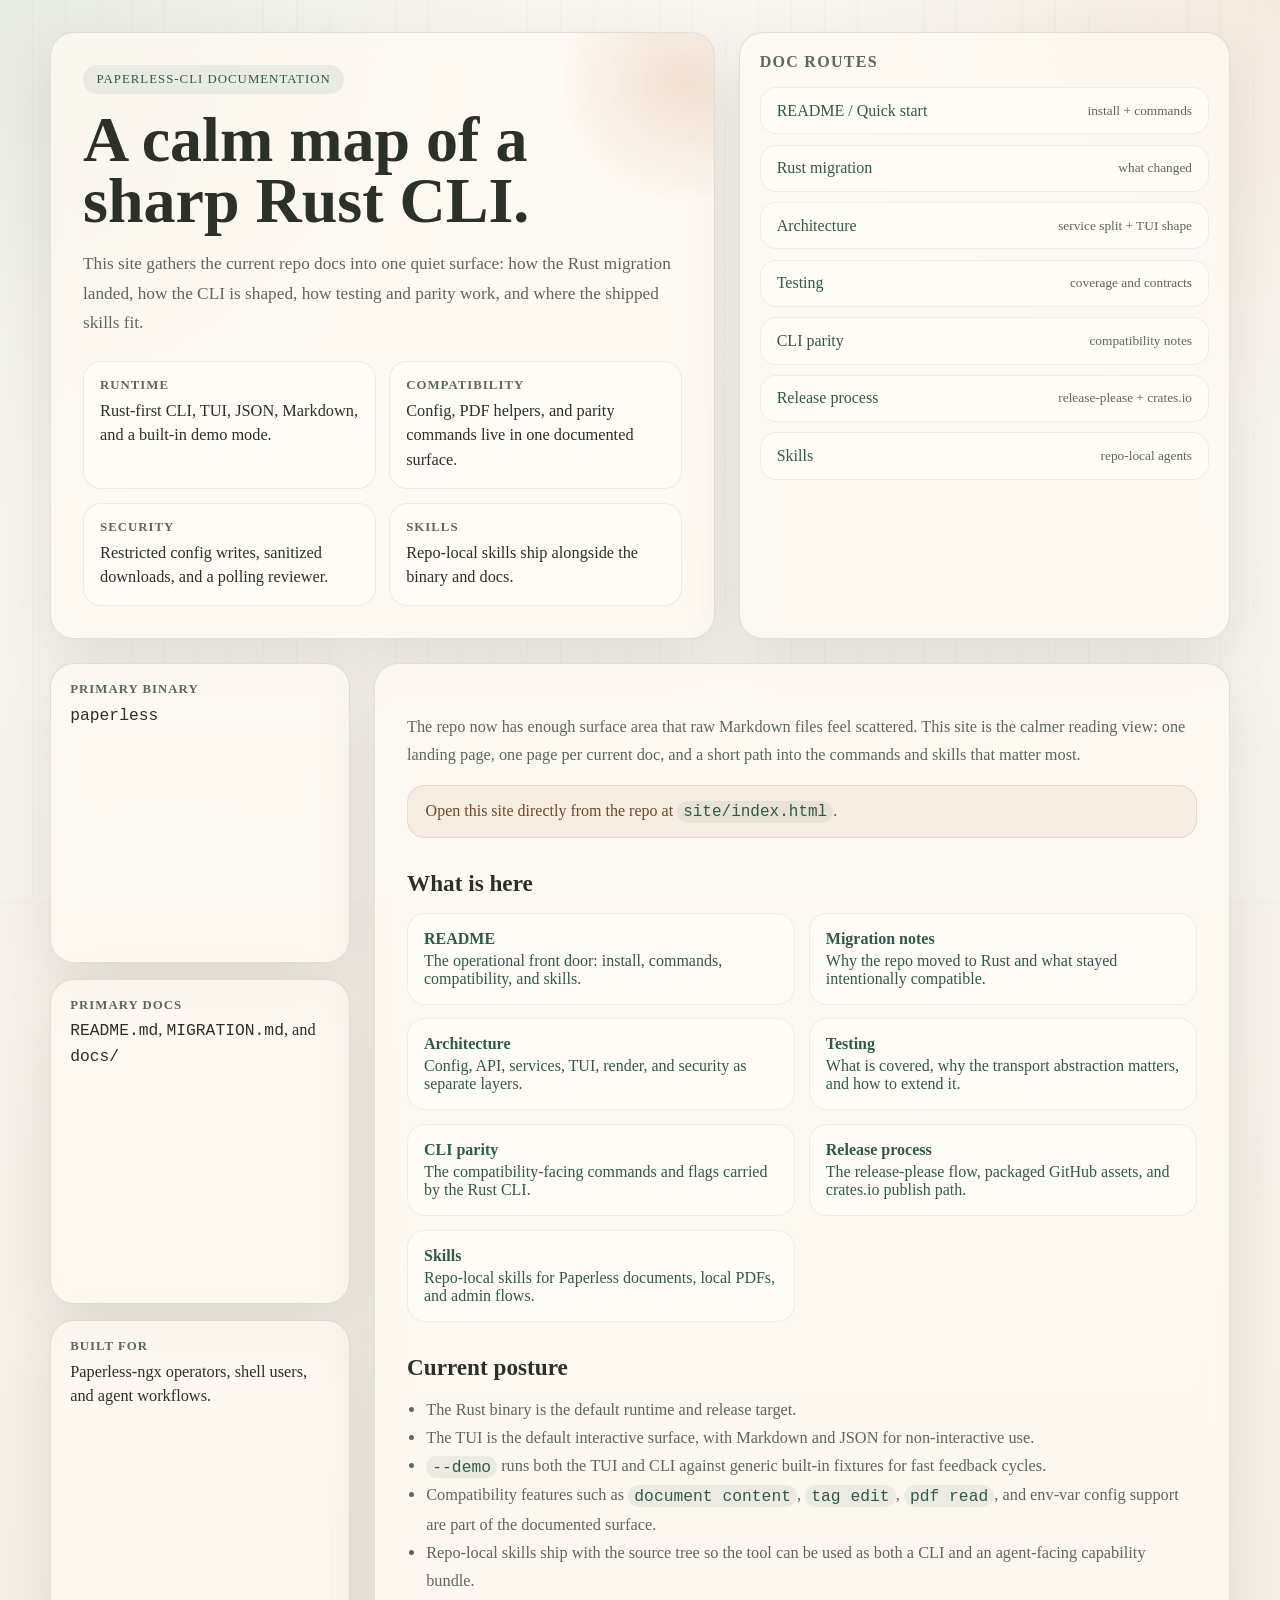
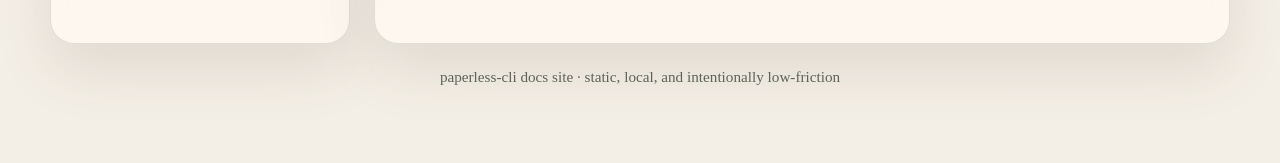
<file: site/index.html>
<!doctype html>
<html lang="en">
  <head>
    <meta charset="utf-8">
    <meta name="viewport" content="width=device-width, initial-scale=1">
    <title>paperless-cli docs</title>
    <link rel="stylesheet" href="styles.css">
  </head>
  <body>
    <main class="shell">
      <section class="hero">
        <article class="card hero-card">
          <span class="eyebrow">paperless-cli documentation</span>
          <h1>A calm map of a sharp Rust CLI.</h1>
          <p>
            This site gathers the current repo docs into one quiet surface: how the
            Rust migration landed, how the CLI is shaped, how testing and parity work,
            and where the shipped skills fit.
          </p>
          <div class="hero-grid">
            <div class="mini">
              <strong>Runtime</strong>
              <span>Rust-first CLI, TUI, JSON, Markdown, and a built-in demo mode.</span>
            </div>
            <div class="mini">
              <strong>Compatibility</strong>
              <span>Config, PDF helpers, and parity commands live in one documented surface.</span>
            </div>
            <div class="mini">
              <strong>Security</strong>
              <span>Restricted config writes, sanitized downloads, and a polling reviewer.</span>
            </div>
            <div class="mini">
              <strong>Skills</strong>
              <span>Repo-local skills ship alongside the binary and docs.</span>
            </div>
          </div>
        </article>

        <aside class="nav">
          <h2>Doc routes</h2>
          <ul>
            <li><a href="readme.html"><span>README / Quick start</span><small>install + commands</small></a></li>
            <li><a href="migration.html"><span>Rust migration</span><small>what changed</small></a></li>
            <li><a href="architecture.html"><span>Architecture</span><small>service split + TUI shape</small></a></li>
            <li><a href="testing.html"><span>Testing</span><small>coverage and contracts</small></a></li>
            <li><a href="cli-parity.html"><span>CLI parity</span><small>compatibility notes</small></a></li>
            <li><a href="release.html"><span>Release process</span><small>release-please + crates.io</small></a></li>
            <li><a href="skills.html"><span>Skills</span><small>repo-local agents</small></a></li>
          </ul>
        </aside>
      </section>

      <section class="grid">
        <aside class="stack">
          <div class="card stat">
            <strong>Primary binary</strong>
            <span><code>paperless</code></span>
          </div>
          <div class="card stat">
            <strong>Primary docs</strong>
            <span><code>README.md</code>, <code>MIGRATION.md</code>, and <code>docs/</code></span>
          </div>
          <div class="card stat">
            <strong>Built for</strong>
            <span>Paperless-ngx operators, shell users, and agent workflows.</span>
          </div>
        </aside>

        <article class="doc">
          <p class="lede">
            The repo now has enough surface area that raw Markdown files feel scattered.
            This site is the calmer reading view: one landing page, one page per current
            doc, and a short path into the commands and skills that matter most.
          </p>

          <div class="callout">
            Open this site directly from the repo at <code>site/index.html</code>.
          </div>

          <h2>What is here</h2>
          <div class="route-list">
            <a href="readme.html">
              <strong>README</strong>
              <span>The operational front door: install, commands, compatibility, and skills.</span>
            </a>
            <a href="migration.html">
              <strong>Migration notes</strong>
              <span>Why the repo moved to Rust and what stayed intentionally compatible.</span>
            </a>
            <a href="architecture.html">
              <strong>Architecture</strong>
              <span>Config, API, services, TUI, render, and security as separate layers.</span>
            </a>
            <a href="testing.html">
              <strong>Testing</strong>
              <span>What is covered, why the transport abstraction matters, and how to extend it.</span>
            </a>
            <a href="cli-parity.html">
              <strong>CLI parity</strong>
              <span>The compatibility-facing commands and flags carried by the Rust CLI.</span>
            </a>
            <a href="release.html">
              <strong>Release process</strong>
              <span>The release-please flow, packaged GitHub assets, and crates.io publish path.</span>
            </a>
            <a href="skills.html">
              <strong>Skills</strong>
              <span>Repo-local skills for Paperless documents, local PDFs, and admin flows.</span>
            </a>
          </div>

          <h2>Current posture</h2>
          <ul>
            <li>The Rust binary is the default runtime and release target.</li>
            <li>The TUI is the default interactive surface, with Markdown and JSON for non-interactive use.</li>
            <li><code>--demo</code> runs both the TUI and CLI against generic built-in fixtures for fast feedback cycles.</li>
            <li>Compatibility features such as <code>document content</code>, <code>tag edit</code>, <code>pdf read</code>, and env-var config support are part of the documented surface.</li>
            <li>Repo-local skills ship with the source tree so the tool can be used as both a CLI and an agent-facing capability bundle.</li>
          </ul>
        </article>
      </section>

      <p class="footer">paperless-cli docs site · static, local, and intentionally low-friction</p>
    </main>
  </body>
</html>
</file>
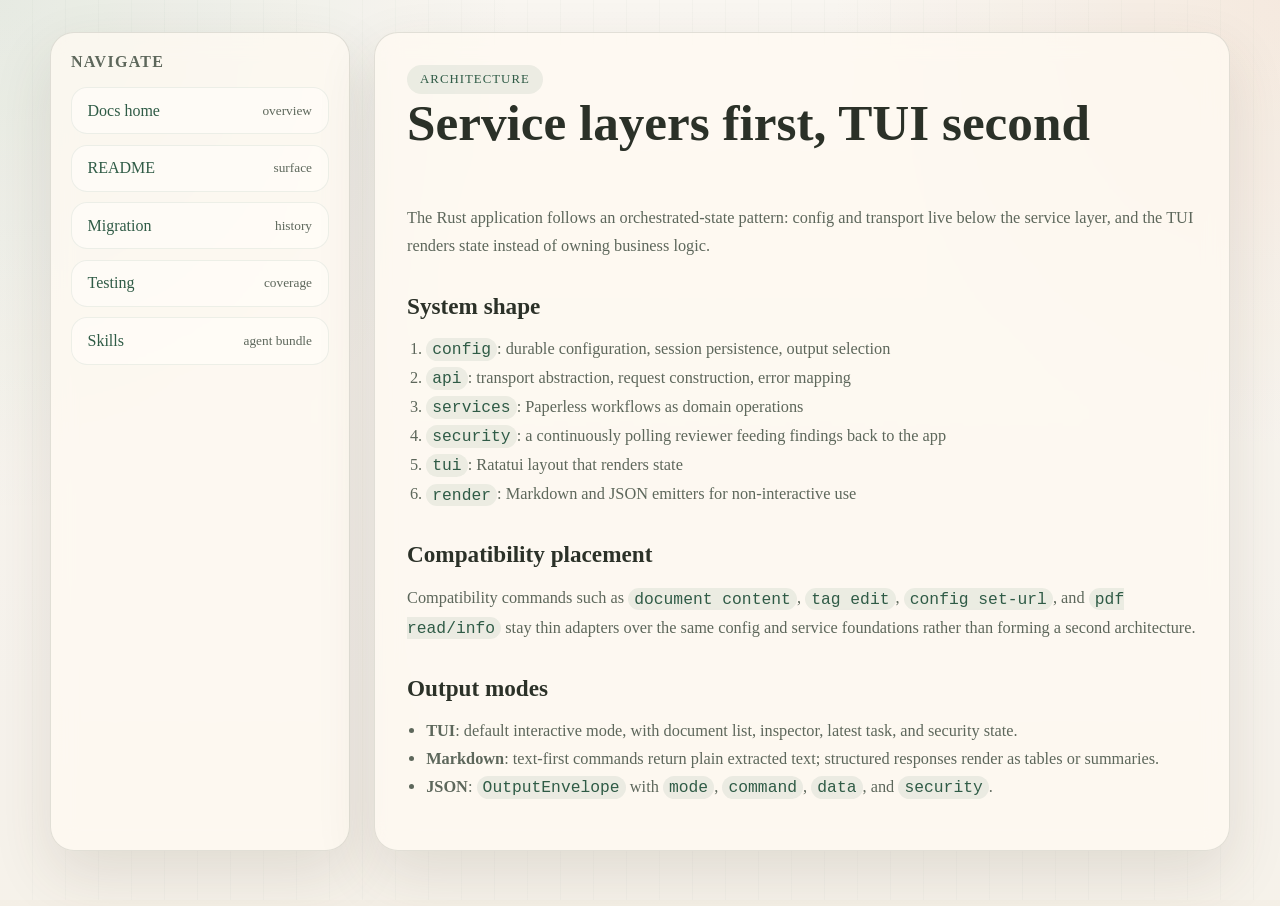
<file: site/architecture.html>
<!doctype html>
<html lang="en">
  <head>
    <meta charset="utf-8">
    <meta name="viewport" content="width=device-width, initial-scale=1">
    <title>Architecture · paperless-cli docs</title>
    <link rel="stylesheet" href="styles.css">
  </head>
  <body>
    <main class="shell">
      <section class="grid">
        <aside class="nav">
          <h2>Navigate</h2>
          <ul>
            <li><a href="index.html"><span>Docs home</span><small>overview</small></a></li>
            <li><a href="readme.html"><span>README</span><small>surface</small></a></li>
            <li><a href="migration.html"><span>Migration</span><small>history</small></a></li>
            <li><a href="testing.html"><span>Testing</span><small>coverage</small></a></li>
            <li><a href="skills.html"><span>Skills</span><small>agent bundle</small></a></li>
          </ul>
        </aside>
        <article class="doc">
          <span class="eyebrow">Architecture</span>
          <h1>Service layers first, TUI second</h1>
          <p class="lede">The Rust application follows an orchestrated-state pattern: config and transport live below the service layer, and the TUI renders state instead of owning business logic.</p>
          <h2>System shape</h2>
          <ol>
            <li><code>config</code>: durable configuration, session persistence, output selection</li>
            <li><code>api</code>: transport abstraction, request construction, error mapping</li>
            <li><code>services</code>: Paperless workflows as domain operations</li>
            <li><code>security</code>: a continuously polling reviewer feeding findings back to the app</li>
            <li><code>tui</code>: Ratatui layout that renders state</li>
            <li><code>render</code>: Markdown and JSON emitters for non-interactive use</li>
          </ol>
          <h2>Compatibility placement</h2>
          <p>Compatibility commands such as <code>document content</code>, <code>tag edit</code>, <code>config set-url</code>, and <code>pdf read/info</code> stay thin adapters over the same config and service foundations rather than forming a second architecture.</p>
          <h2>Output modes</h2>
          <ul>
            <li><strong>TUI</strong>: default interactive mode, with document list, inspector, latest task, and security state.</li>
            <li><strong>Markdown</strong>: text-first commands return plain extracted text; structured responses render as tables or summaries.</li>
            <li><strong>JSON</strong>: <code>OutputEnvelope</code> with <code>mode</code>, <code>command</code>, <code>data</code>, and <code>security</code>.</li>
          </ul>
        </article>
      </section>
    </main>
  </body>
</html>
</file>
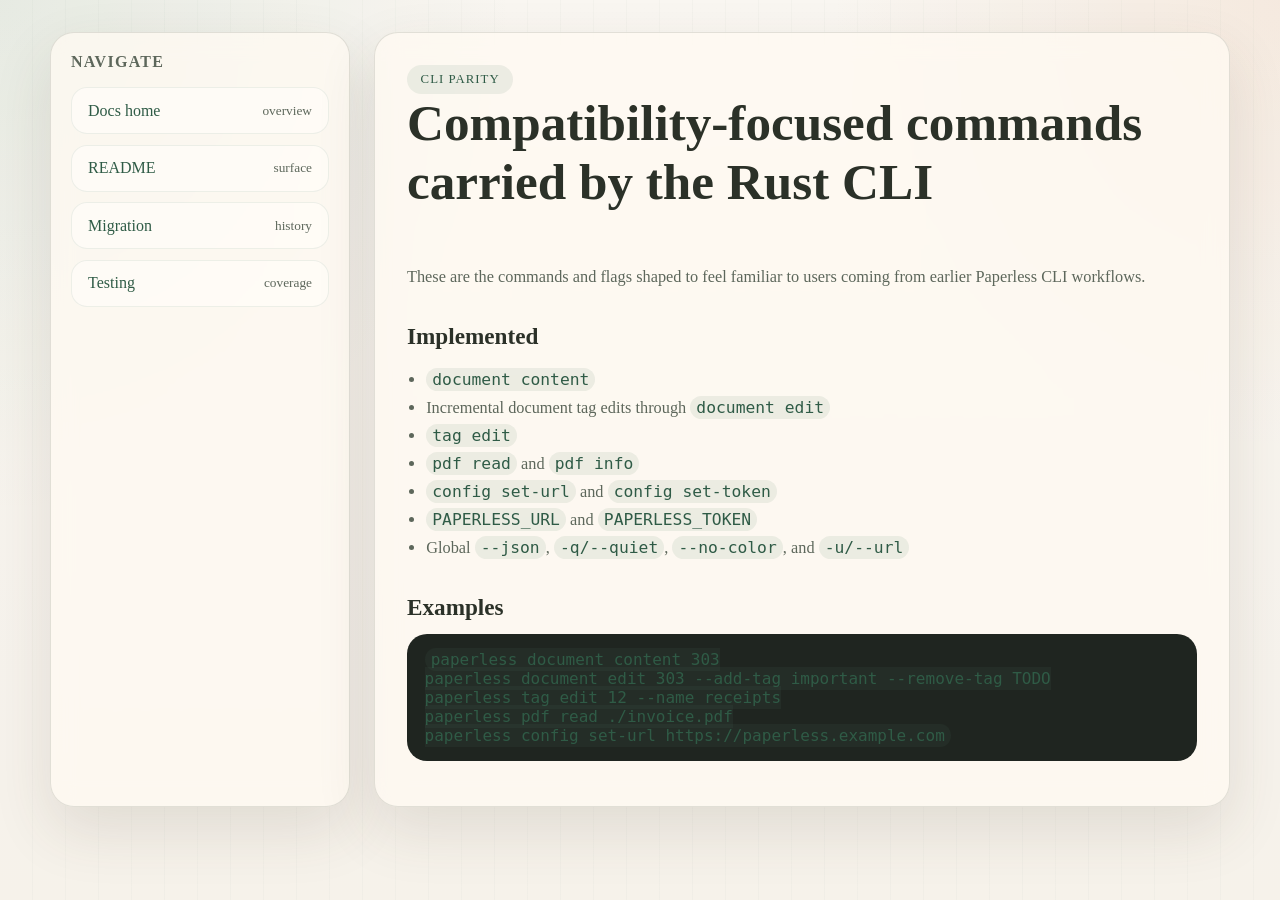
<file: site/cli-parity.html>
<!doctype html>
<html lang="en">
  <head>
    <meta charset="utf-8">
    <meta name="viewport" content="width=device-width, initial-scale=1">
    <title>CLI parity · paperless-cli docs</title>
    <link rel="stylesheet" href="styles.css">
  </head>
  <body>
    <main class="shell">
      <section class="grid">
        <aside class="nav">
          <h2>Navigate</h2>
          <ul>
            <li><a href="index.html"><span>Docs home</span><small>overview</small></a></li>
            <li><a href="readme.html"><span>README</span><small>surface</small></a></li>
            <li><a href="migration.html"><span>Migration</span><small>history</small></a></li>
            <li><a href="testing.html"><span>Testing</span><small>coverage</small></a></li>
          </ul>
        </aside>
        <article class="doc">
          <span class="eyebrow">CLI parity</span>
          <h1>Compatibility-focused commands carried by the Rust CLI</h1>
          <p class="lede">These are the commands and flags shaped to feel familiar to users coming from earlier Paperless CLI workflows.</p>
          <h2>Implemented</h2>
          <ul>
            <li><code>document content</code></li>
            <li>Incremental document tag edits through <code>document edit</code></li>
            <li><code>tag edit</code></li>
            <li><code>pdf read</code> and <code>pdf info</code></li>
            <li><code>config set-url</code> and <code>config set-token</code></li>
            <li><code>PAPERLESS_URL</code> and <code>PAPERLESS_TOKEN</code></li>
            <li>Global <code>--json</code>, <code>-q/--quiet</code>, <code>--no-color</code>, and <code>-u/--url</code></li>
          </ul>
          <h2>Examples</h2>
          <pre><code>paperless document content 303
paperless document edit 303 --add-tag important --remove-tag TODO
paperless tag edit 12 --name receipts
paperless pdf read ./invoice.pdf
paperless config set-url https://paperless.example.com</code></pre>
        </article>
      </section>
    </main>
  </body>
</html>
</file>
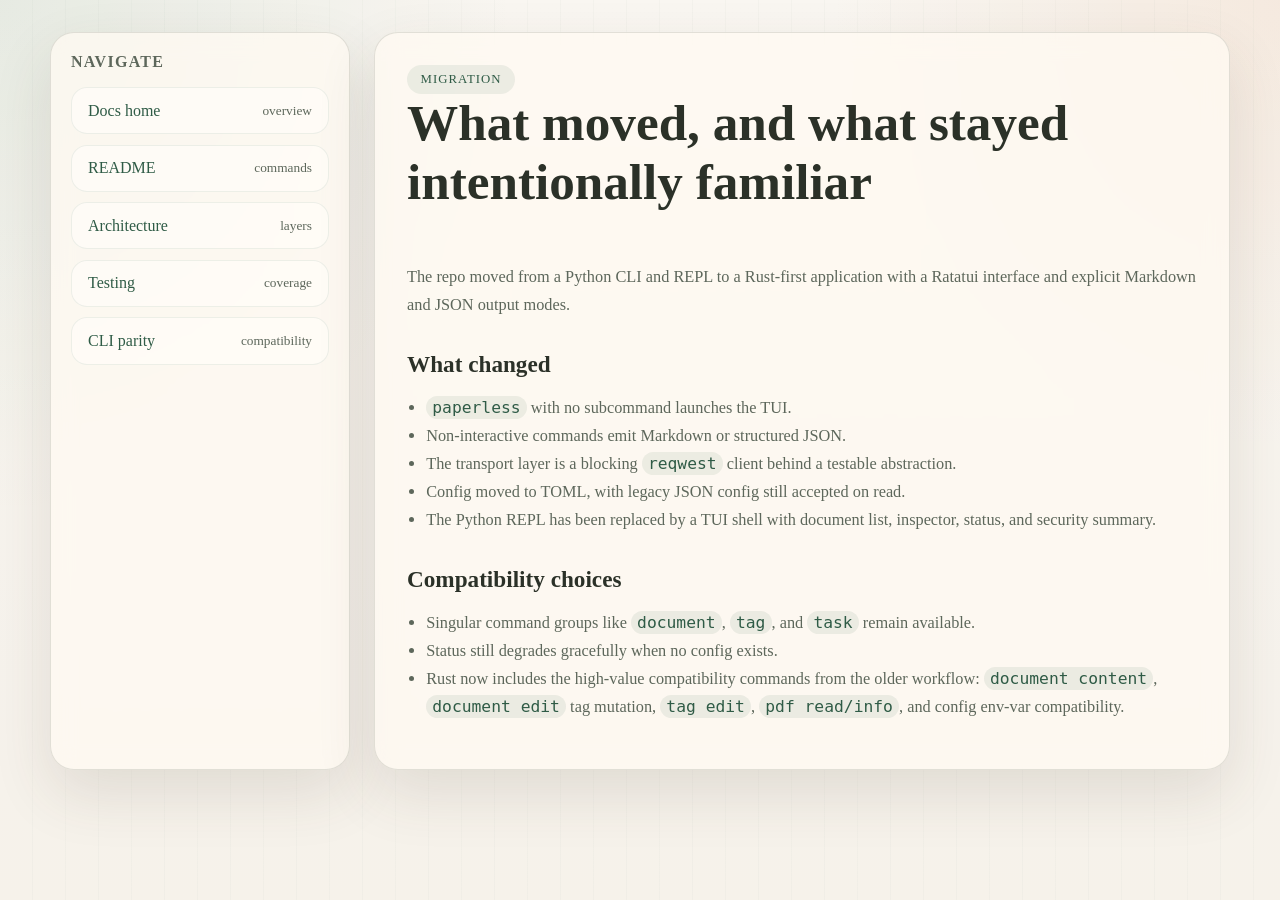
<file: site/migration.html>
<!doctype html>
<html lang="en">
  <head>
    <meta charset="utf-8">
    <meta name="viewport" content="width=device-width, initial-scale=1">
    <title>Migration · paperless-cli docs</title>
    <link rel="stylesheet" href="styles.css">
  </head>
  <body>
    <main class="shell">
      <section class="grid">
        <aside class="nav">
          <h2>Navigate</h2>
          <ul>
            <li><a href="index.html"><span>Docs home</span><small>overview</small></a></li>
            <li><a href="readme.html"><span>README</span><small>commands</small></a></li>
            <li><a href="architecture.html"><span>Architecture</span><small>layers</small></a></li>
            <li><a href="testing.html"><span>Testing</span><small>coverage</small></a></li>
            <li><a href="cli-parity.html"><span>CLI parity</span><small>compatibility</small></a></li>
          </ul>
        </aside>
        <article class="doc">
          <span class="eyebrow">Migration</span>
          <h1>What moved, and what stayed intentionally familiar</h1>
          <p class="lede">The repo moved from a Python CLI and REPL to a Rust-first application with a Ratatui interface and explicit Markdown and JSON output modes.</p>
          <h2>What changed</h2>
          <ul>
            <li><code>paperless</code> with no subcommand launches the TUI.</li>
            <li>Non-interactive commands emit Markdown or structured JSON.</li>
            <li>The transport layer is a blocking <code>reqwest</code> client behind a testable abstraction.</li>
            <li>Config moved to TOML, with legacy JSON config still accepted on read.</li>
            <li>The Python REPL has been replaced by a TUI shell with document list, inspector, status, and security summary.</li>
          </ul>
          <h2>Compatibility choices</h2>
          <ul>
            <li>Singular command groups like <code>document</code>, <code>tag</code>, and <code>task</code> remain available.</li>
            <li>Status still degrades gracefully when no config exists.</li>
            <li>Rust now includes the high-value compatibility commands from the older workflow: <code>document content</code>, <code>document edit</code> tag mutation, <code>tag edit</code>, <code>pdf read/info</code>, and config env-var compatibility.</li>
          </ul>
        </article>
      </section>
    </main>
  </body>
</html>
</file>
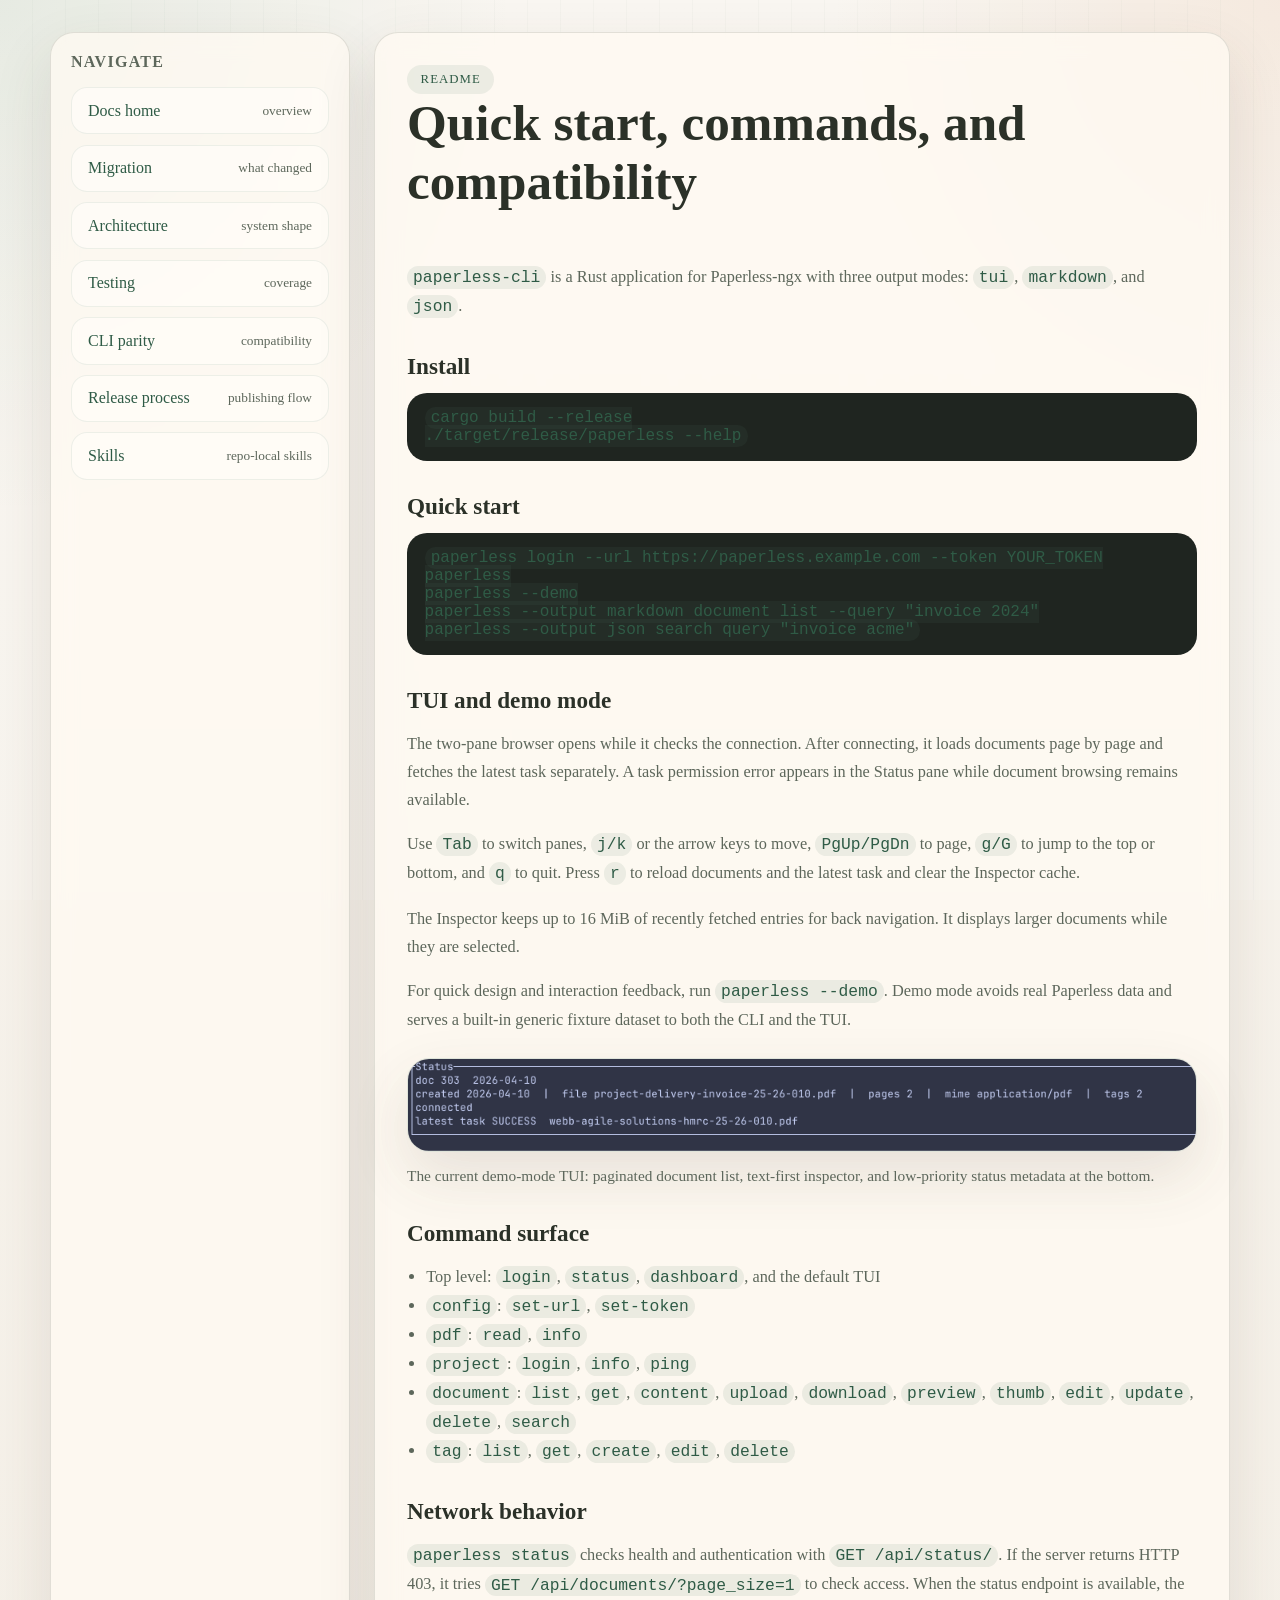
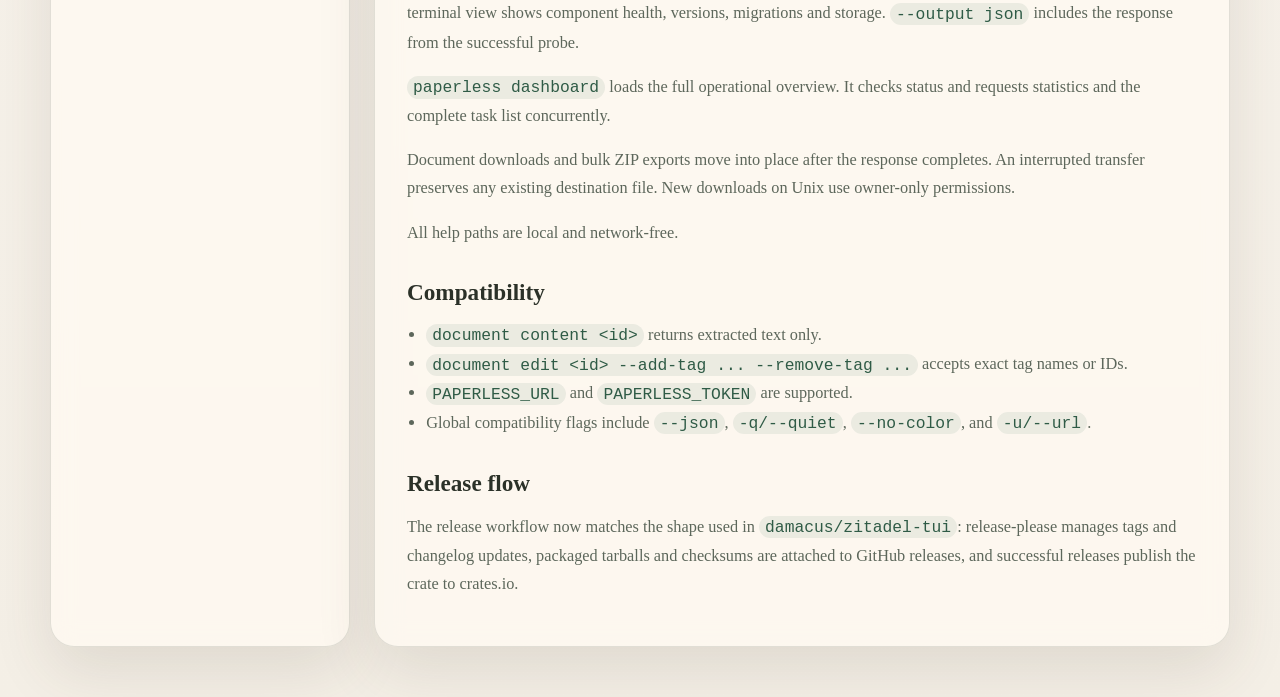
<file: site/readme.html>
<!doctype html>
<html lang="en">
  <head>
    <meta charset="utf-8">
    <meta name="viewport" content="width=device-width, initial-scale=1">
    <title>README · paperless-cli docs</title>
    <link rel="stylesheet" href="styles.css">
  </head>
  <body>
    <main class="shell">
      <section class="grid">
        <aside class="nav">
          <h2>Navigate</h2>
          <ul>
            <li><a href="index.html"><span>Docs home</span><small>overview</small></a></li>
            <li><a href="migration.html"><span>Migration</span><small>what changed</small></a></li>
            <li><a href="architecture.html"><span>Architecture</span><small>system shape</small></a></li>
            <li><a href="testing.html"><span>Testing</span><small>coverage</small></a></li>
            <li><a href="cli-parity.html"><span>CLI parity</span><small>compatibility</small></a></li>
            <li><a href="release.html"><span>Release process</span><small>publishing flow</small></a></li>
            <li><a href="skills.html"><span>Skills</span><small>repo-local skills</small></a></li>
          </ul>
        </aside>
        <article class="doc">
          <span class="eyebrow">README</span>
          <h1>Quick start, commands, and compatibility</h1>
          <p class="lede"><code>paperless-cli</code> is a Rust application for Paperless-ngx with three output modes: <code>tui</code>, <code>markdown</code>, and <code>json</code>.</p>
          <h2>Install</h2>
          <pre><code>cargo build --release
./target/release/paperless --help</code></pre>
          <h2>Quick start</h2>
          <pre><code>paperless login --url https://paperless.example.com --token YOUR_TOKEN
paperless
paperless --demo
paperless --output markdown document list --query "invoice 2024"
paperless --output json search query "invoice acme"</code></pre>
          <h2>TUI and demo mode</h2>
          <p>The two-pane browser opens while it checks the connection. After connecting, it loads documents page by page and fetches the latest task separately. A task permission error appears in the Status pane while document browsing remains available.</p>
          <p>Use <code>Tab</code> to switch panes, <code>j/k</code> or the arrow keys to move, <code>PgUp/PgDn</code> to page, <code>g/G</code> to jump to the top or bottom, and <code>q</code> to quit. Press <code>r</code> to reload documents and the latest task and clear the Inspector cache.</p>
          <p>The Inspector keeps up to 16 MiB of recently fetched entries for back navigation. It displays larger documents while they are selected.</p>
          <p>For quick design and interaction feedback, run <code>paperless --demo</code>. Demo mode avoids real Paperless data and serves a built-in generic fixture dataset to both the CLI and the TUI.</p>
          <figure class="shot">
            <img src="assets/demo-tui.png" alt="paperless-cli demo mode showing the documents list, inspector pane, and status area">
            <figcaption>The current demo-mode TUI: paginated document list, text-first inspector, and low-priority status metadata at the bottom.</figcaption>
          </figure>
          <h2>Command surface</h2>
          <ul>
            <li>Top level: <code>login</code>, <code>status</code>, <code>dashboard</code>, and the default TUI</li>
            <li><code>config</code>: <code>set-url</code>, <code>set-token</code></li>
            <li><code>pdf</code>: <code>read</code>, <code>info</code></li>
            <li><code>project</code>: <code>login</code>, <code>info</code>, <code>ping</code></li>
            <li><code>document</code>: <code>list</code>, <code>get</code>, <code>content</code>, <code>upload</code>, <code>download</code>, <code>preview</code>, <code>thumb</code>, <code>edit</code>, <code>update</code>, <code>delete</code>, <code>search</code></li>
            <li><code>tag</code>: <code>list</code>, <code>get</code>, <code>create</code>, <code>edit</code>, <code>delete</code></li>
          </ul>
          <h2>Network behavior</h2>
          <p><code>paperless status</code> checks health and authentication with <code>GET /api/status/</code>. If the server returns HTTP 403, it tries <code>GET /api/documents/?page_size=1</code> to check access. When the status endpoint is available, the terminal view shows component health, versions, migrations and storage. <code>--output json</code> includes the response from the successful probe.</p>
          <p><code>paperless dashboard</code> loads the full operational overview. It checks status and requests statistics and the complete task list concurrently.</p>
          <p>Document downloads and bulk ZIP exports move into place after the response completes. An interrupted transfer preserves any existing destination file. New downloads on Unix use owner-only permissions.</p>
          <p>All help paths are local and network-free.</p>
          <h2>Compatibility</h2>
          <ul>
            <li><code>document content &lt;id&gt;</code> returns extracted text only.</li>
            <li><code>document edit &lt;id&gt; --add-tag ... --remove-tag ...</code> accepts exact tag names or IDs.</li>
            <li><code>PAPERLESS_URL</code> and <code>PAPERLESS_TOKEN</code> are supported.</li>
            <li>Global compatibility flags include <code>--json</code>, <code>-q/--quiet</code>, <code>--no-color</code>, and <code>-u/--url</code>.</li>
          </ul>
          <h2>Release flow</h2>
          <p>The release workflow now matches the shape used in <code>damacus/zitadel-tui</code>: release-please manages tags and changelog updates, packaged tarballs and checksums are attached to GitHub releases, and successful releases publish the crate to crates.io.</p>
        </article>
      </section>
    </main>
  </body>
</html>
</file>
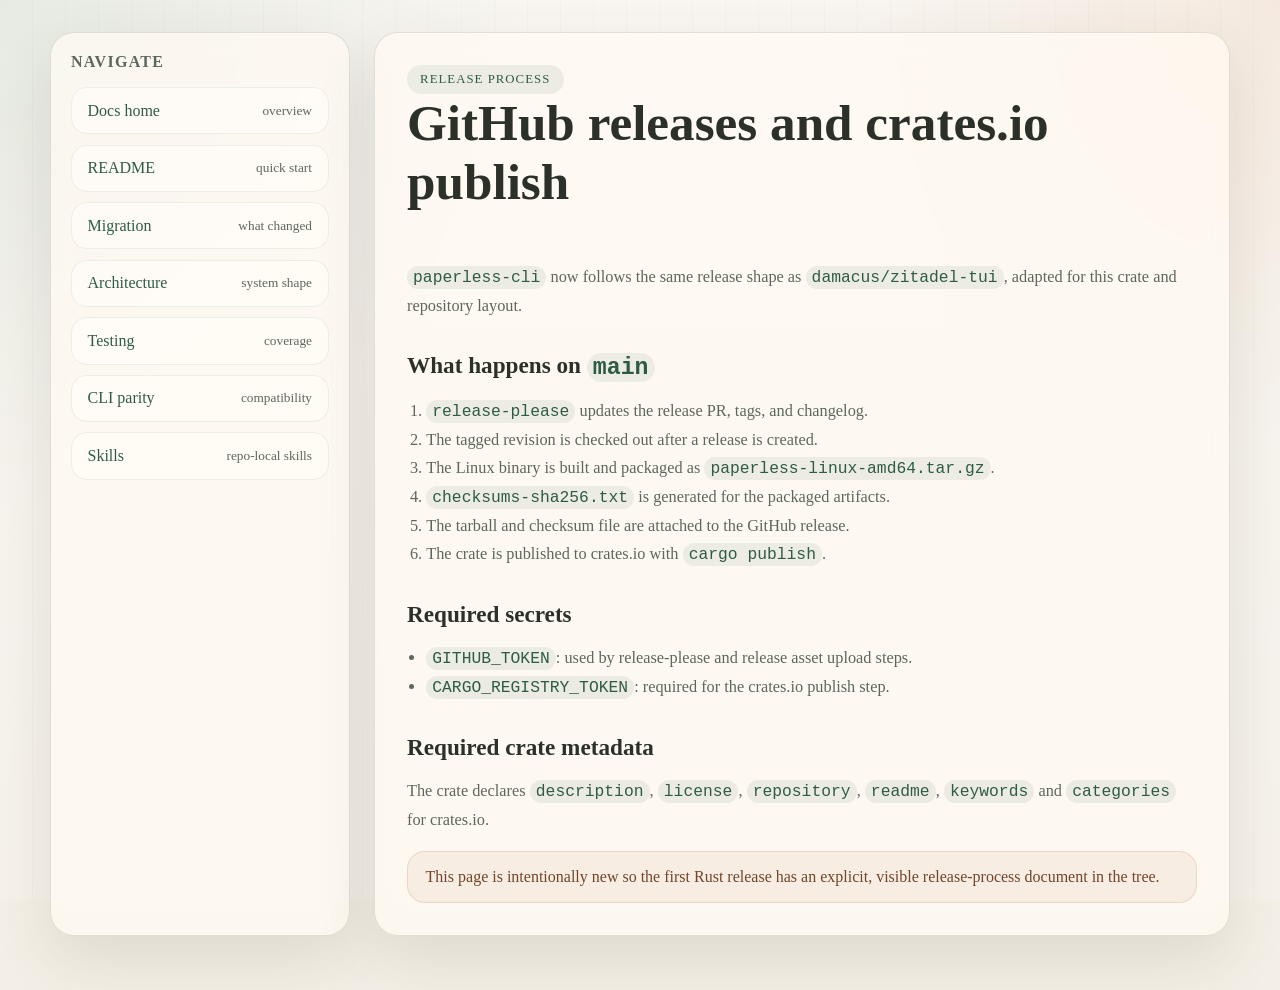
<file: site/release.html>
<!doctype html>
<html lang="en">
  <head>
    <meta charset="utf-8">
    <meta name="viewport" content="width=device-width, initial-scale=1">
    <title>Release process · paperless-cli docs</title>
    <link rel="stylesheet" href="styles.css">
  </head>
  <body>
    <main class="shell">
      <section class="grid">
        <aside class="nav">
          <h2>Navigate</h2>
          <ul>
            <li><a href="index.html"><span>Docs home</span><small>overview</small></a></li>
            <li><a href="readme.html"><span>README</span><small>quick start</small></a></li>
            <li><a href="migration.html"><span>Migration</span><small>what changed</small></a></li>
            <li><a href="architecture.html"><span>Architecture</span><small>system shape</small></a></li>
            <li><a href="testing.html"><span>Testing</span><small>coverage</small></a></li>
            <li><a href="cli-parity.html"><span>CLI parity</span><small>compatibility</small></a></li>
            <li><a href="skills.html"><span>Skills</span><small>repo-local skills</small></a></li>
          </ul>
        </aside>
        <article class="doc">
          <span class="eyebrow">Release process</span>
          <h1>GitHub releases and crates.io publish</h1>
          <p class="lede"><code>paperless-cli</code> now follows the same release shape as <code>damacus/zitadel-tui</code>, adapted for this crate and repository layout.</p>

          <h2>What happens on <code>main</code></h2>
          <ol>
            <li><code>release-please</code> updates the release PR, tags, and changelog.</li>
            <li>The tagged revision is checked out after a release is created.</li>
            <li>The Linux binary is built and packaged as <code>paperless-linux-amd64.tar.gz</code>.</li>
            <li><code>checksums-sha256.txt</code> is generated for the packaged artifacts.</li>
            <li>The tarball and checksum file are attached to the GitHub release.</li>
            <li>The crate is published to crates.io with <code>cargo publish</code>.</li>
          </ol>

          <h2>Required secrets</h2>
          <ul>
            <li><code>GITHUB_TOKEN</code>: used by release-please and release asset upload steps.</li>
            <li><code>CARGO_REGISTRY_TOKEN</code>: required for the crates.io publish step.</li>
          </ul>

          <h2>Required crate metadata</h2>
          <p>The crate declares <code>description</code>, <code>license</code>, <code>repository</code>, <code>readme</code>, <code>keywords</code> and <code>categories</code> for crates.io.</p>

          <div class="callout">
            This page is intentionally new so the first Rust release has an explicit, visible release-process document in the tree.
          </div>
        </article>
      </section>
    </main>
  </body>
</html>
</file>
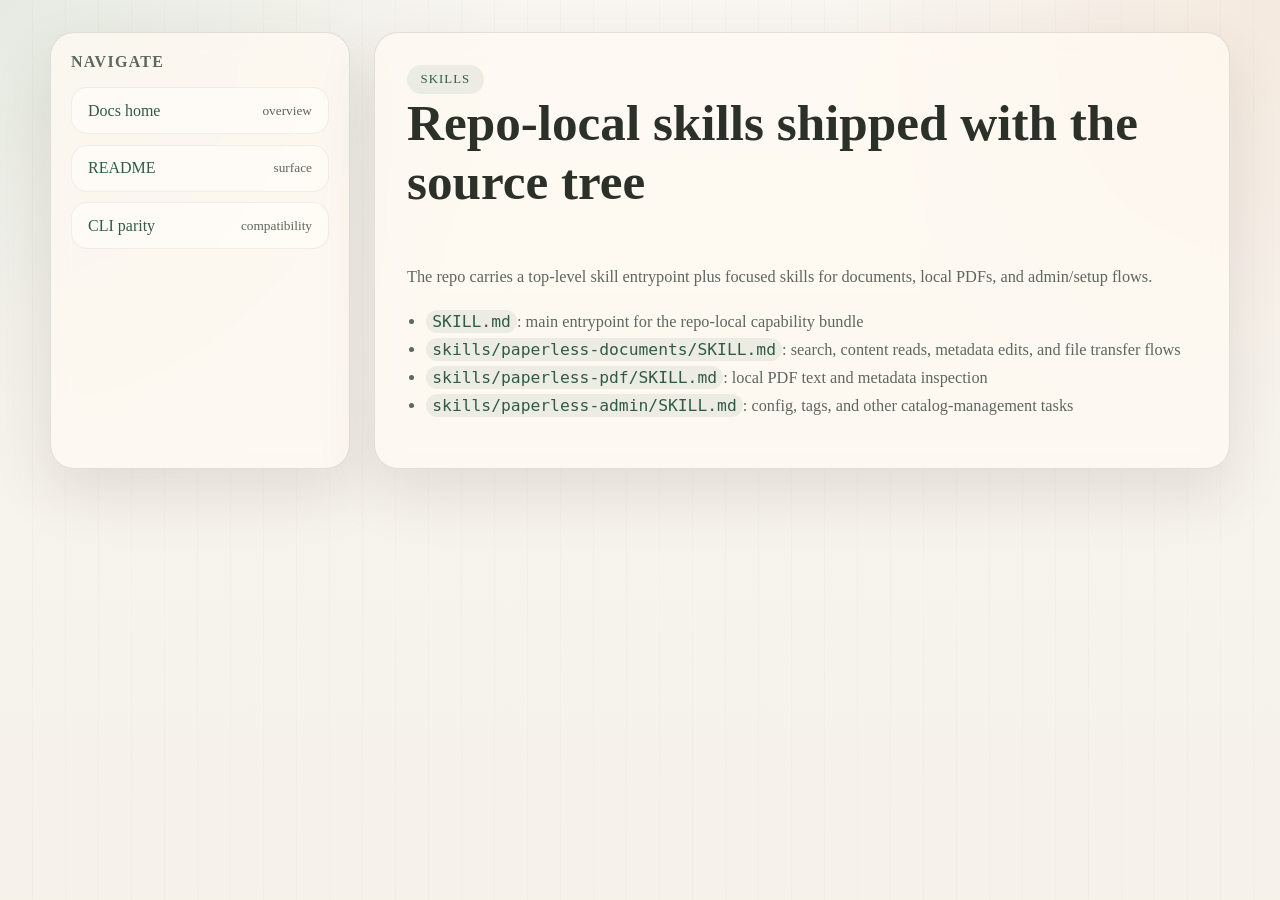
<file: site/skills.html>
<!doctype html>
<html lang="en">
  <head>
    <meta charset="utf-8">
    <meta name="viewport" content="width=device-width, initial-scale=1">
    <title>Skills · paperless-cli docs</title>
    <link rel="stylesheet" href="styles.css">
  </head>
  <body>
    <main class="shell">
      <section class="grid">
        <aside class="nav">
          <h2>Navigate</h2>
          <ul>
            <li><a href="index.html"><span>Docs home</span><small>overview</small></a></li>
            <li><a href="readme.html"><span>README</span><small>surface</small></a></li>
            <li><a href="cli-parity.html"><span>CLI parity</span><small>compatibility</small></a></li>
          </ul>
        </aside>
        <article class="doc">
          <span class="eyebrow">Skills</span>
          <h1>Repo-local skills shipped with the source tree</h1>
          <p class="lede">The repo carries a top-level skill entrypoint plus focused skills for documents, local PDFs, and admin/setup flows.</p>
          <ul>
            <li><code>SKILL.md</code>: main entrypoint for the repo-local capability bundle</li>
            <li><code>skills/paperless-documents/SKILL.md</code>: search, content reads, metadata edits, and file transfer flows</li>
            <li><code>skills/paperless-pdf/SKILL.md</code>: local PDF text and metadata inspection</li>
            <li><code>skills/paperless-admin/SKILL.md</code>: config, tags, and other catalog-management tasks</li>
          </ul>
        </article>
      </section>
    </main>
  </body>
</html>
</file>
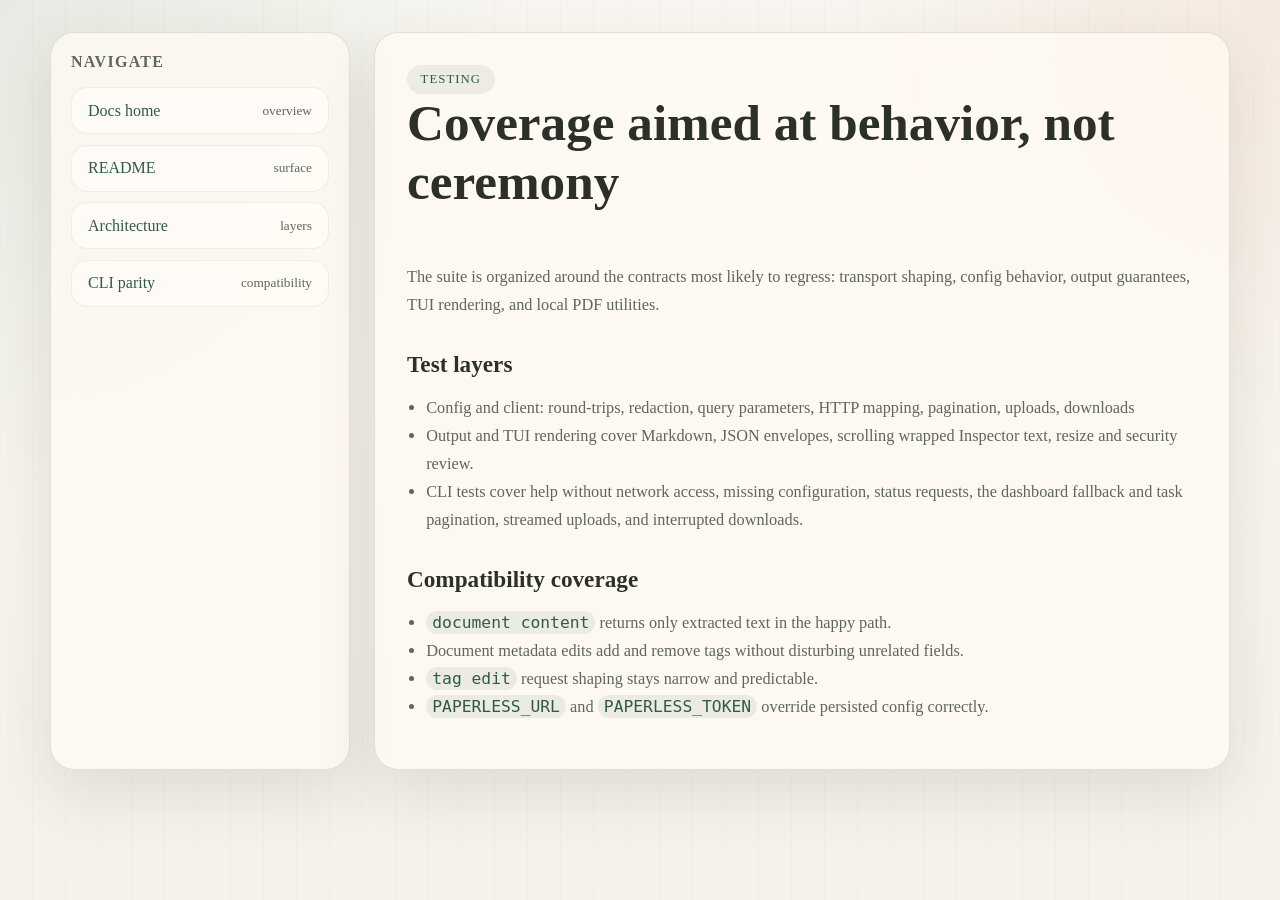
<file: site/testing.html>
<!doctype html>
<html lang="en">
  <head>
    <meta charset="utf-8">
    <meta name="viewport" content="width=device-width, initial-scale=1">
    <title>Testing · paperless-cli docs</title>
    <link rel="stylesheet" href="styles.css">
  </head>
  <body>
    <main class="shell">
      <section class="grid">
        <aside class="nav">
          <h2>Navigate</h2>
          <ul>
            <li><a href="index.html"><span>Docs home</span><small>overview</small></a></li>
            <li><a href="readme.html"><span>README</span><small>surface</small></a></li>
            <li><a href="architecture.html"><span>Architecture</span><small>layers</small></a></li>
            <li><a href="cli-parity.html"><span>CLI parity</span><small>compatibility</small></a></li>
          </ul>
        </aside>
        <article class="doc">
          <span class="eyebrow">Testing</span>
          <h1>Coverage aimed at behavior, not ceremony</h1>
          <p class="lede">The suite is organized around the contracts most likely to regress: transport shaping, config behavior, output guarantees, TUI rendering, and local PDF utilities.</p>
          <h2>Test layers</h2>
          <ul>
            <li>Config and client: round-trips, redaction, query parameters, HTTP mapping, pagination, uploads, downloads</li>
            <li>Output and TUI rendering cover Markdown, JSON envelopes, scrolling wrapped Inspector text, resize and security review.</li>
            <li>CLI tests cover help without network access, missing configuration, status requests, the dashboard fallback and task pagination, streamed uploads, and interrupted downloads.</li>
          </ul>
          <h2>Compatibility coverage</h2>
          <ul>
            <li><code>document content</code> returns only extracted text in the happy path.</li>
            <li>Document metadata edits add and remove tags without disturbing unrelated fields.</li>
            <li><code>tag edit</code> request shaping stays narrow and predictable.</li>
            <li><code>PAPERLESS_URL</code> and <code>PAPERLESS_TOKEN</code> override persisted config correctly.</li>
          </ul>
        </article>
      </section>
    </main>
  </body>
</html>
</file>
<file: site/styles.css>
:root {
  --bg: #f4efe6;
  --bg-soft: #ebe2d4;
  --panel: rgba(255, 250, 242, 0.76);
  --ink: #2b3128;
  --ink-soft: #5d675b;
  --line: rgba(66, 77, 61, 0.15);
  --accent: #4c7b63;
  --accent-strong: #2f5b46;
  --accent-warm: #b66d42;
  --shadow: 0 24px 60px rgba(71, 58, 42, 0.12);
  --radius: 24px;
  --max: 1180px;
}

* {
  box-sizing: border-box;
}

html {
  scroll-behavior: smooth;
}

body {
  margin: 0;
  min-height: 100vh;
  background:
    radial-gradient(circle at top left, rgba(122, 168, 140, 0.18), transparent 32rem),
    radial-gradient(circle at top right, rgba(219, 162, 117, 0.18), transparent 28rem),
    linear-gradient(180deg, #f8f4ee 0%, var(--bg) 100%);
  color: var(--ink);
  font-family: "Iowan Old Style", "Palatino Linotype", "Book Antiqua", Palatino, Georgia, serif;
}

body::before {
  content: "";
  position: fixed;
  inset: 0;
  background-image:
    linear-gradient(rgba(255, 255, 255, 0.18), rgba(255, 255, 255, 0.18)),
    repeating-linear-gradient(
      90deg,
      transparent 0,
      transparent 32px,
      rgba(76, 123, 99, 0.03) 32px,
      rgba(76, 123, 99, 0.03) 33px
    );
  pointer-events: none;
}

a {
  color: var(--accent-strong);
  text-decoration: none;
}

a:hover {
  text-decoration: underline;
}

.shell {
  position: relative;
  width: min(calc(100% - 2rem), var(--max));
  margin: 0 auto;
  padding: 2rem 0 4rem;
}

.hero {
  display: grid;
  grid-template-columns: 1.15fr 0.85fr;
  gap: 1.5rem;
  align-items: stretch;
  margin-bottom: 1.5rem;
}

.card,
.nav,
.doc {
  border: 1px solid var(--line);
  border-radius: var(--radius);
  background: var(--panel);
  backdrop-filter: blur(12px);
  box-shadow: var(--shadow);
}

.hero-card {
  padding: 2rem;
  overflow: hidden;
  position: relative;
}

.hero-card::after {
  content: "";
  position: absolute;
  right: -6rem;
  top: -5rem;
  width: 16rem;
  height: 16rem;
  border-radius: 50%;
  background: radial-gradient(circle, rgba(182, 109, 66, 0.18), transparent 68%);
}

.eyebrow {
  display: inline-flex;
  align-items: center;
  gap: 0.45rem;
  padding: 0.45rem 0.85rem;
  border-radius: 999px;
  background: rgba(76, 123, 99, 0.1);
  color: var(--accent-strong);
  font-size: 0.8rem;
  letter-spacing: 0.08em;
  text-transform: uppercase;
}

.hero h1 {
  margin: 1rem 0 0.8rem;
  font-size: clamp(2.8rem, 5vw, 5rem);
  line-height: 0.95;
  font-weight: 600;
}

.hero p {
  max-width: 40rem;
  color: var(--ink-soft);
  font-size: 1.08rem;
  line-height: 1.7;
}

.hero-grid {
  display: grid;
  grid-template-columns: repeat(2, minmax(0, 1fr));
  gap: 0.85rem;
  margin-top: 1.5rem;
}

.mini {
  padding: 1rem;
  border-radius: 18px;
  background: rgba(255, 253, 249, 0.74);
  border: 1px solid rgba(76, 123, 99, 0.12);
}

.mini strong,
.stat strong {
  display: block;
  font-size: 0.8rem;
  letter-spacing: 0.08em;
  text-transform: uppercase;
  color: var(--ink-soft);
  margin-bottom: 0.35rem;
}

.mini span,
.stat span {
  font-size: 1.02rem;
  line-height: 1.5;
}

.nav {
  padding: 1.25rem;
}

.nav h2 {
  margin: 0 0 1rem;
  font-size: 1rem;
  color: var(--ink-soft);
  letter-spacing: 0.08em;
  text-transform: uppercase;
}

.nav ul {
  list-style: none;
  padding: 0;
  margin: 0;
}

.nav li + li {
  margin-top: 0.65rem;
}

.nav a {
  display: flex;
  align-items: center;
  justify-content: space-between;
  gap: 1rem;
  padding: 0.85rem 1rem;
  border-radius: 16px;
  background: rgba(255, 253, 249, 0.72);
  border: 1px solid rgba(76, 123, 99, 0.1);
}

.nav a small {
  color: var(--ink-soft);
}

.grid {
  display: grid;
  grid-template-columns: 300px minmax(0, 1fr);
  gap: 1.5rem;
}

.stack {
  display: grid;
  gap: 1rem;
}

.stat {
  padding: 1.1rem 1.2rem;
}

.doc {
  padding: 2rem;
}

.doc h1,
.doc h2,
.doc h3 {
  font-weight: 600;
  line-height: 1.15;
}

.doc h1 {
  margin-top: 0;
  font-size: clamp(2.1rem, 4vw, 3.2rem);
}

.doc h2 {
  margin-top: 2rem;
  margin-bottom: 0.8rem;
  font-size: 1.45rem;
}

.doc h3 {
  margin-top: 1.35rem;
  margin-bottom: 0.5rem;
  font-size: 1.05rem;
  color: var(--accent-strong);
}

.doc p,
.doc li {
  color: var(--ink-soft);
  line-height: 1.72;
  font-size: 1.02rem;
}

.doc ul,
.doc ol {
  padding-left: 1.2rem;
}

.doc code {
  font-family: "SFMono-Regular", "SF Mono", "IBM Plex Mono", "Cascadia Code", monospace;
  padding: 0.12rem 0.38rem;
  border-radius: 999px;
  background: rgba(76, 123, 99, 0.1);
  color: var(--accent-strong);
}

pre {
  overflow-x: auto;
  padding: 1rem 1.1rem;
  border-radius: 20px;
  background: #1f2520;
  color: #e7efe7;
}

pre code {
  padding: 0;
  background: transparent;
  color: inherit;
  border-radius: 0;
}

.lede {
  font-size: 1.14rem;
  max-width: 56rem;
}

.callout {
  padding: 1rem 1.1rem;
  border-radius: 18px;
  border: 1px solid rgba(182, 109, 66, 0.18);
  background: rgba(182, 109, 66, 0.08);
  color: #704529;
}

.route-list {
  display: grid;
  grid-template-columns: repeat(2, minmax(0, 1fr));
  gap: 0.85rem;
  margin-top: 1rem;
}

.route-list a {
  padding: 1rem;
  border: 1px solid rgba(76, 123, 99, 0.1);
  border-radius: 18px;
  background: rgba(255, 253, 249, 0.74);
}

.shot {
  margin: 1.5rem 0 0;
}

.shot img {
  display: block;
  width: 100%;
  border-radius: 22px;
  border: 1px solid rgba(76, 123, 99, 0.16);
  box-shadow: var(--shadow);
}

.shot figcaption {
  margin-top: 0.75rem;
  color: var(--ink-soft);
  font-size: 0.96rem;
  line-height: 1.6;
}

.route-list strong {
  display: block;
  margin-bottom: 0.25rem;
}

.footer {
  margin-top: 1.5rem;
  text-align: center;
  color: var(--ink-soft);
  font-size: 0.95rem;
}

@media (max-width: 980px) {
  .hero,
  .grid,
  .route-list,
  .hero-grid {
    grid-template-columns: 1fr;
  }
}
</file>
